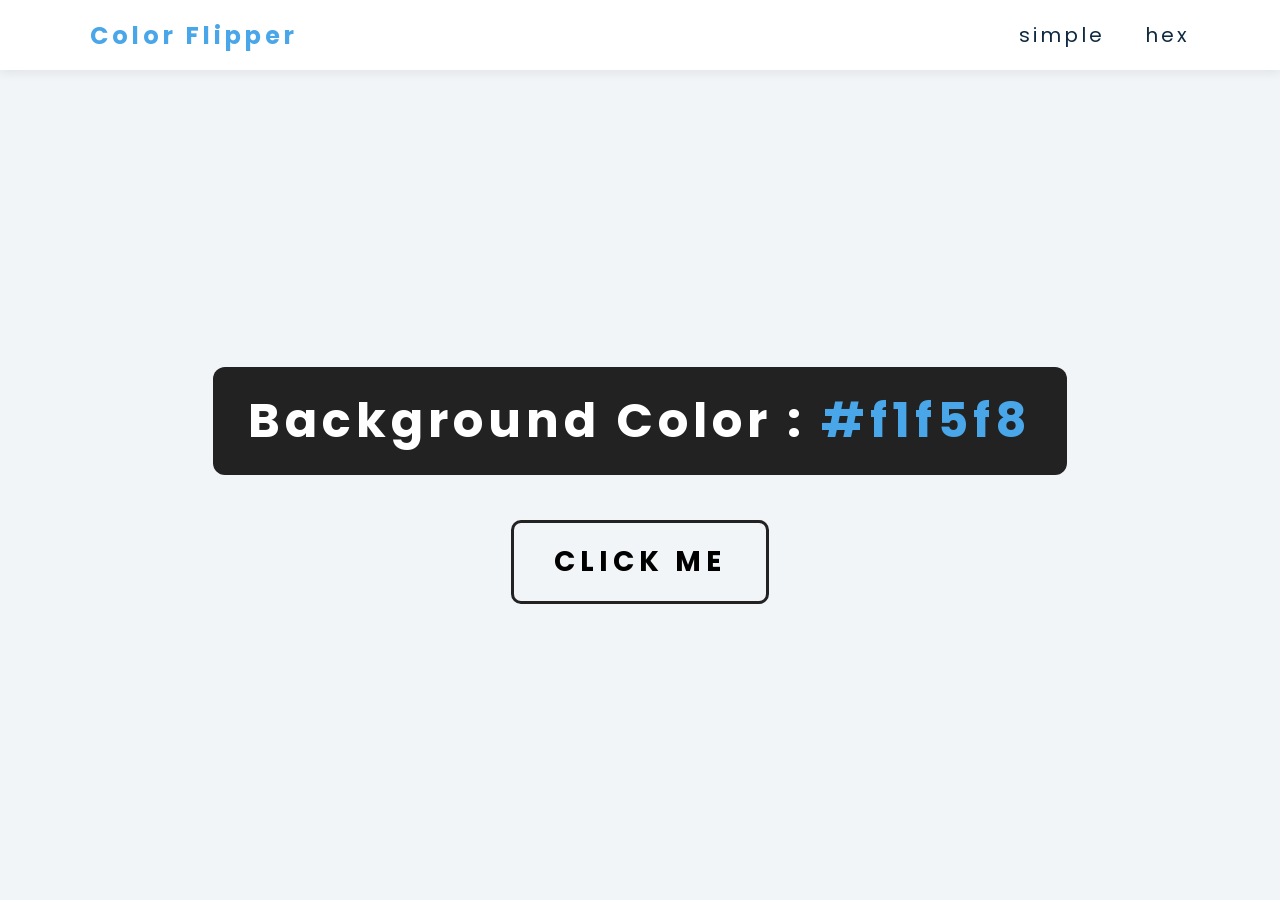
<file: colors-flipper/index.html>
<!DOCTYPE html>
<html lang="en">
<head>
    <meta charset="UTF-8">
    <meta name="viewport" content="width=device-width, initial-scale=1.0">
    <title>color flipper</title>
    <link rel="stylesheet" href="styles.css">
</head>
<body>
    <nav>
        <div class="nav-center">
            <h4>color flipper</h4>
            <ul>
                <li><a href="index.html">simple</a></li>
                <li><a href="hex.html">hex</a></li>
            </ul>
        </div>
    </nav>
    <main>
        <div class="backg">
            <h2>Background Color : <span class="color">#f1f5f8</span></h2>
            <button id="btn">CLICK ME</button>
        </div>
    </main>
    
</body>
    <script src="app.js"></script>
</html>
</file>
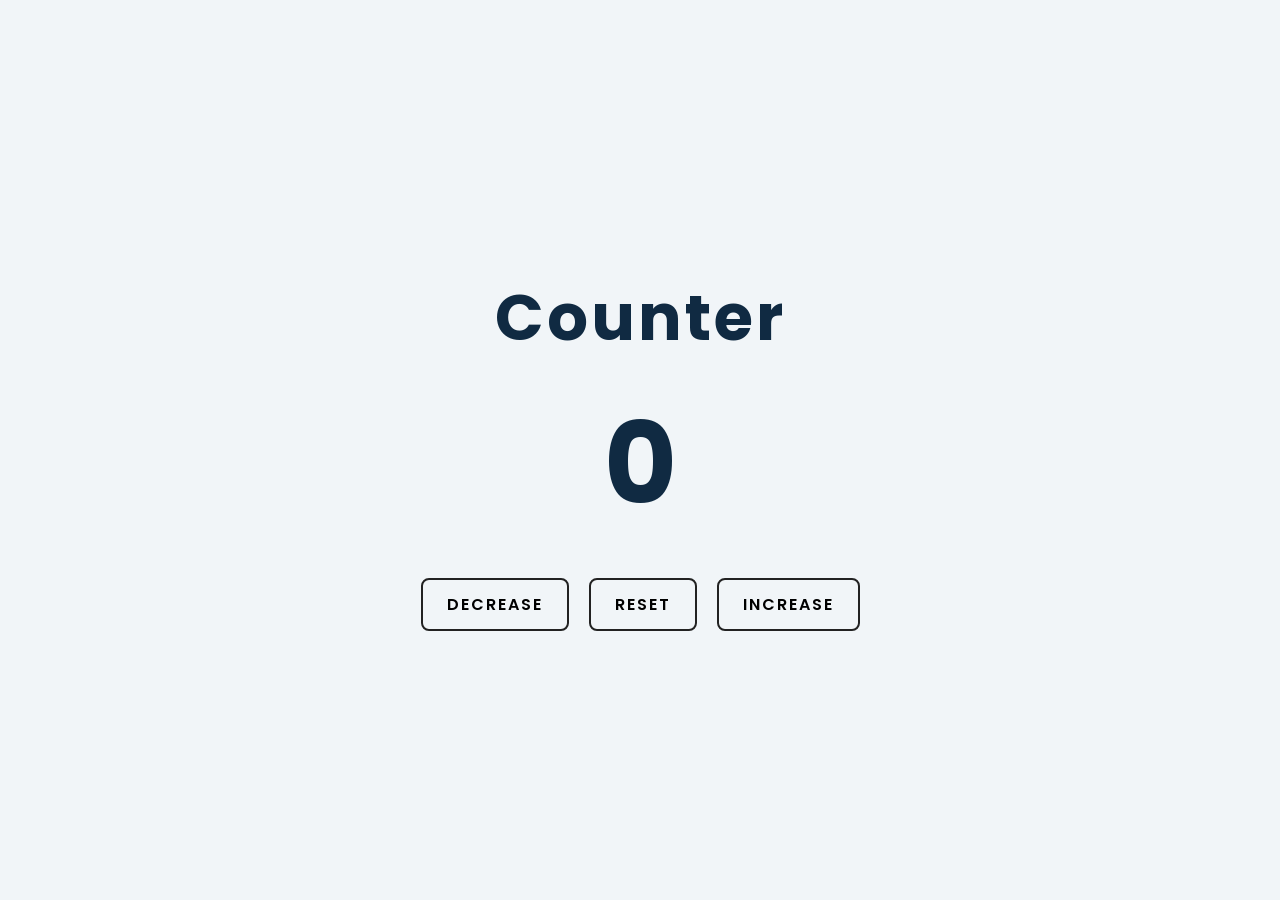
<file: counter/index.html>
<!DOCTYPE html>
<html lang="en">
<head>
    <meta charset="UTF-8">
    <meta name="viewport" content="width=device-width, initial-scale=1.0">
    <title>Counter</title>

    <link rel="stylesheet" href="styles.css">
</head>
<body>
    <main>
        <div class="container">
            <h1>Counter</h1>
            <span id="value">0</span>
            <div class="btn-container">
                <button class="btn decrease">DECREASE</button>
                <button class="btn reset">RESET</button>
                <button class="btn increase">INCREASE</button>
            </div>
        </div>
    </main>
</body>
        <script src="app.js"></script>
</html>
</file>
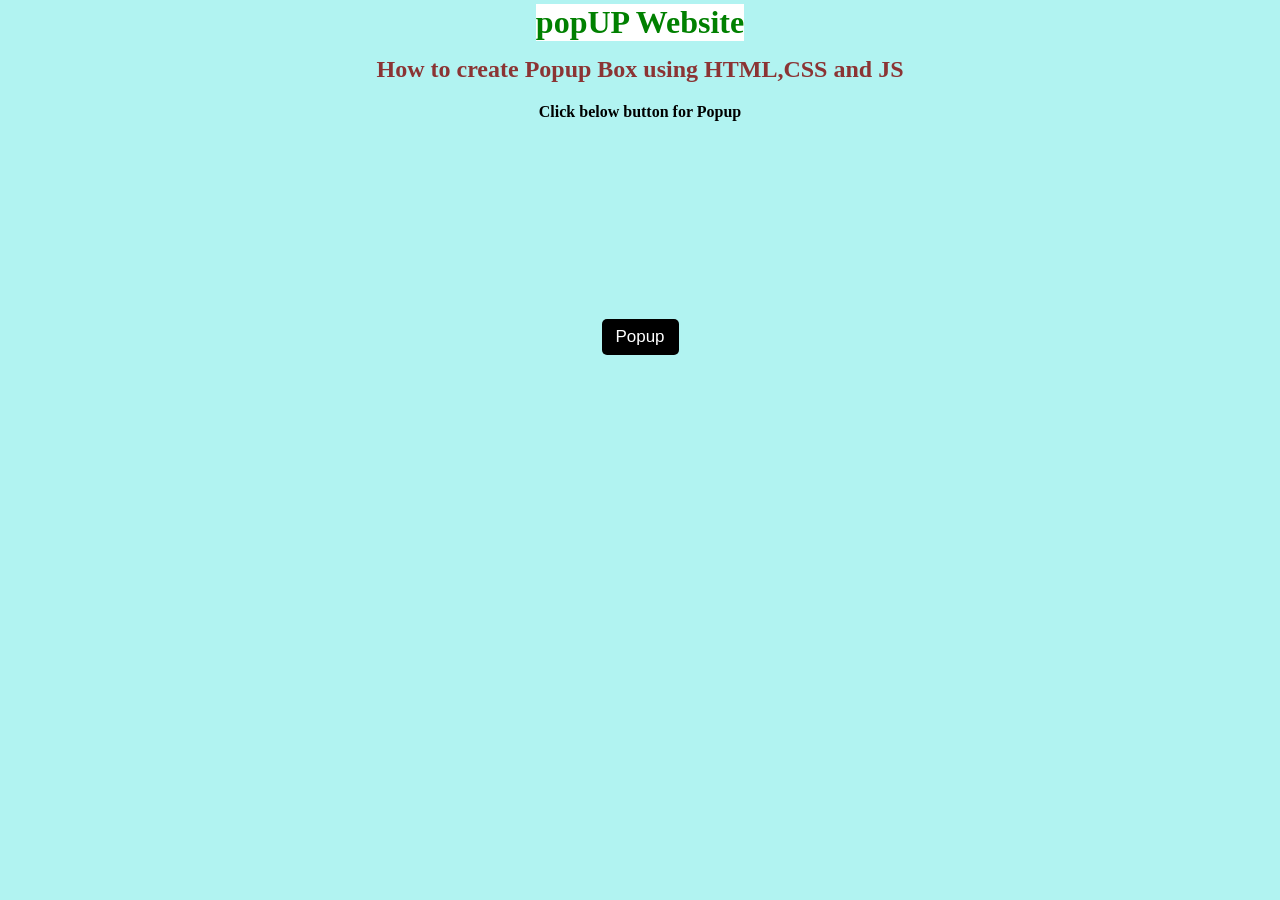
<file: popup/index.html>
<!DOCTYPE html>
<html lang="en">

<head>
    <meta charset="UTF-8" />
    <meta name="viewport" 
          content="width=device-width, initial-scale=1.0" />
    <link rel="stylesheet" 
          href=
"https://cdnjs.cloudflare.com/ajax/libs/font-awesome/5.15.3/css/all.min.css" />
    <link rel="stylesheet" href="styles.css" />
    <title>Document</title>
</head>

<body>
    <div class="heading">
        <h1>popUP Website</h1>
    </div>
    <h2>
          How to create Popup Box using 
          HTML,CSS and JS
      </h2>
    <p id="sub-p">
          Click below button for Popup
      </p>
    <div class="outer">
        <div class="popup">
            <i class="far fa-check-circle"></i>
            <h2>You have Subscribed</h2>
            <br />
            <button id="closebtn">Close</button>
        </div>
        <button id="showbtn">Popup</button>
    </div>
    <br />
    <script src="./script.js"></script>
</body>

</html>
</file>
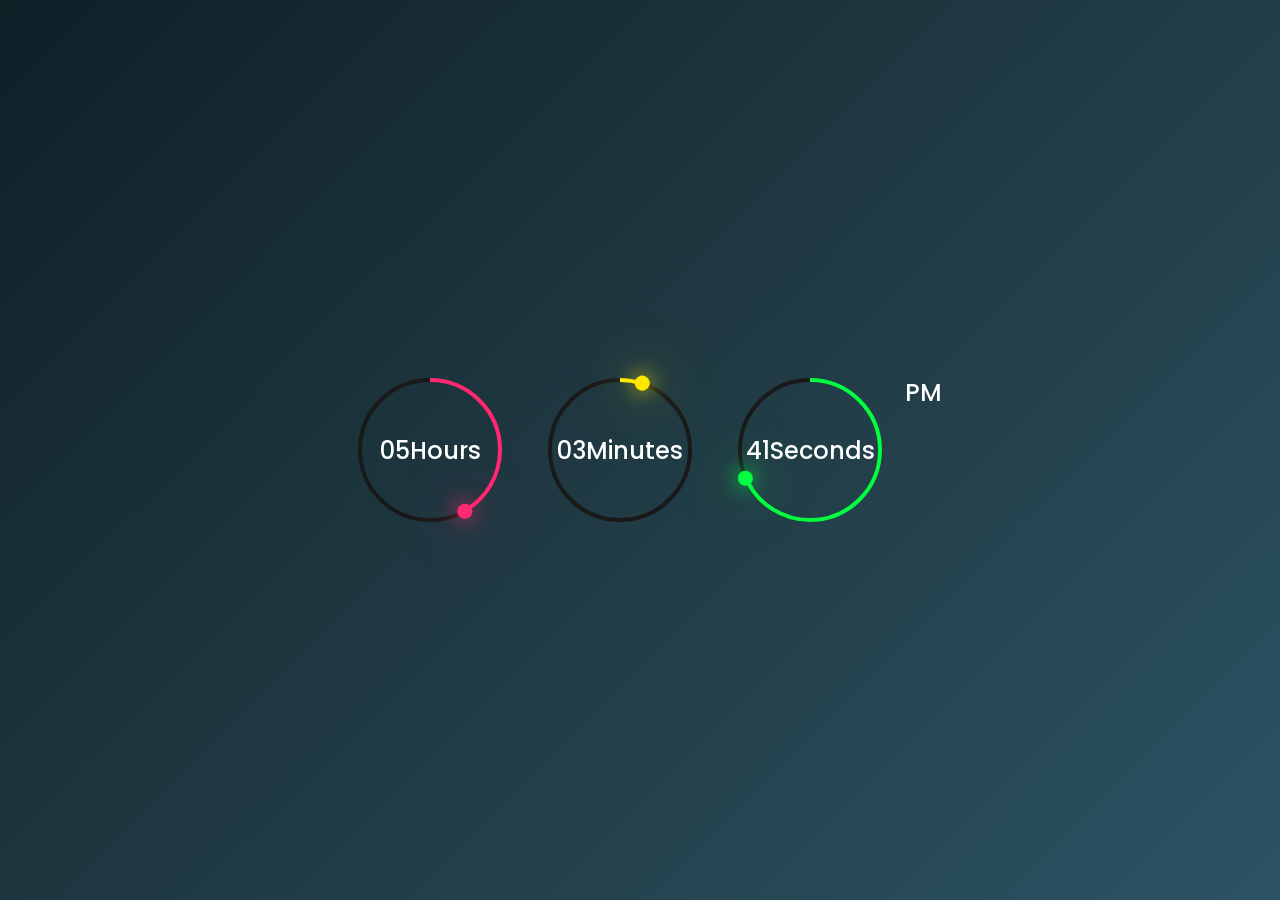
<file: project1/index.html>
<!DOCTYPE html>
<html lang="en">
<head>
    <meta charset="UTF-8">
    <meta http-equiv="X-UA-Compatible" content="IE=edge">
    <meta name="viewport" content="width=device-width, initial-scale=1.0">
    <title>Digital Clock</title>
    <link rel="stylesheet" href="style.css">
    <script type="text/javascript" src="script.js"></script>
</head>
<body>
  <div class="container">
    <div id="time">
      <div class="circle" style="--color: #ff2972">
        <div class="dots h_dot"></div>
        <svg>
          <circle cx="70" cy="70" r="70"></circle>
          <circle cx="70" cy="70" r="70" id="hh"></circle>
        </svg>
        <div id="hours">00</div>
      </div>
      <div class="circle" style="--color: #fee800">
        <div class="dots m_dot"></div>
        <svg>
          <circle cx="70" cy="70" r="70"></circle>
          <circle cx="70" cy="70" r="70" id="mm"></circle>
        </svg>
        <div id="minutes">00</div>
      </div>
      <div class="circle" style="--color: #04fc43">
        <div class="dots s_dot"></div>
        <svg>
          <circle cx="70" cy="70" r="70"></circle>
          <circle cx="70" cy="70" r="70" id="ss"></circle>
        </svg>
        <div id="seconds">00</div>
      </div>
      <div class="ap">
        <div id="ampm">AM</div>
      </div>
    </div>
  </div>
</body>
</html>
</file>
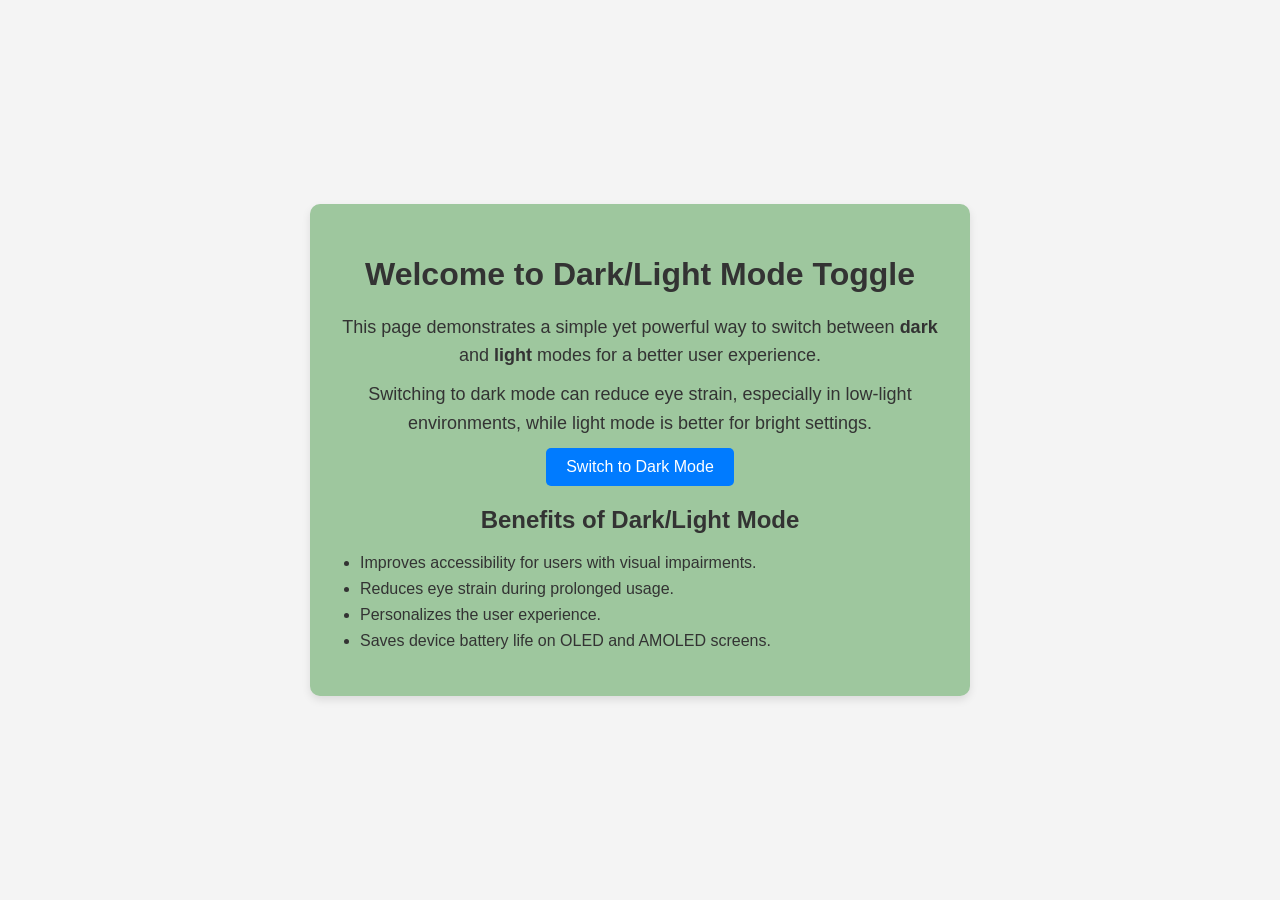
<file: Togglemode/index.html>
<!DOCTYPE html>
<html lang="en">
<head>
    <meta charset="UTF-8">
    <meta name="viewport" content="width=device-width, initial-scale=1.0">
    <title>Dark/Light Mode Toggle</title>

    <!-- External CSS -->
    <link rel="stylesheet" href="style.css">
</head>

<body class="light-mode">
    <div class="container" style="background-color : rgb(158, 199, 158)">
        <h1>Welcome to Dark/Light Mode Toggle</h1>

        <p>
            This page demonstrates a simple yet powerful way to switch between
            <strong>dark</strong> and
            <strong>light</strong> modes for a better user experience.
        </p>

        <p>
            Switching to dark mode can reduce eye strain, especially in low-light environments,
            while light mode is better for bright settings.
        </p>

        <button id="theme-toggle">Switch to Dark Mode</button>

        <h2>Benefits of Dark/Light Mode</h2>

        <ul>
            <li>Improves accessibility for users with visual impairments.</li>
            <li>Reduces eye strain during prolonged usage.</li>
            <li>Personalizes the user experience.</li>
            <li>Saves device battery life on OLED and AMOLED screens.</li>
        </ul>
    </div>

    <script src="script.js"></script>
</body>
</html>
</file>
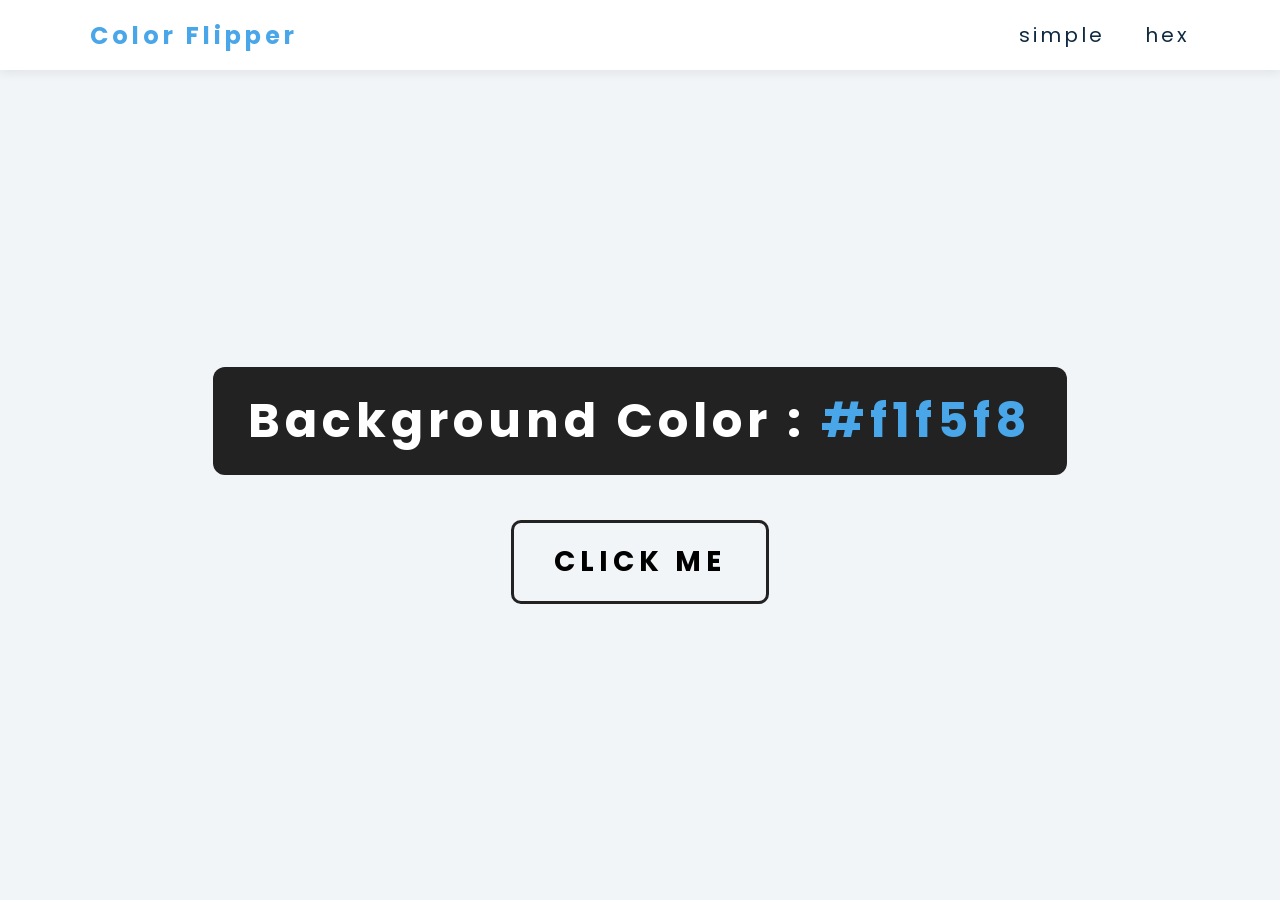
<file: colors-flipper/hex.html>
<!DOCTYPE html>
<html lang="en">
<head>
    <meta charset="UTF-8">
    <meta name="viewport" content="width=device-width, initial-scale=1.0">
    <title>color flipper</title>
    <link rel="stylesheet" href="styles.css">
</head>
<body>
    <nav>
        <div class="nav-center">
            <h4>color flipper</h4>
            <ul>
                <li><a href="index.html">simple</a></li>
                <li><a href="hex.html">hex</a></li>
            </ul>
        </div>
    </nav>
    <main>
        <div class="backg">
            <h2>Background Color : <span class="color">#f1f5f8</span></h2>
            <button id="btn">CLICK ME</button>
        </div>
    </main>
    
</body>
    <script src="hex.js"></script>
</html>
</file>
<file: colors-flipper/styles.css>
/* Google Font */
@import url('https://fonts.googleapis.com/css2?family=Poppins:wght@400;500;600;700;800&display=swap');

*{
    margin:0;
    padding:0;
    box-sizing:border-box;
    font-family:'Poppins',sans-serif;
}

body{
    background:#f1f5f8;
}

/* Navbar */

nav{
    background:#fff;
    height:70px;
    box-shadow:0 2px 10px rgba(76, 48, 48, 0.1);
}

.nav-center{
    width:90%;
    max-width:1100px;
    margin:auto;
    height:100%;
    display:flex;
    justify-content:space-between;
    align-items:center;
}

.nav-center h4{
    color:#49a6e9;
    text-transform:capitalize;
    letter-spacing:4px;
    font-size:24px;
}

.nav-center ul{
    display:flex;
    list-style:none;
    gap:40px;
}

.nav-center a{
    text-decoration:none;
    color:#102a42;
    font-size:20px;
    letter-spacing:3px;
    transition:.3s;
}

.nav-center a:hover{
    color:#49a6e9;
}


/* Main */

main{
    min-height:calc(100vh - 70px);
    display:flex;
    justify-content:center;
    align-items:center;
}

.backg{
    display:flex;
    flex-direction:column;
    align-items:center;
    gap:45px;
}

.backg h2{
    background:#222;
    color:#fff;
    padding:18px 35px;
    border-radius:12px;
    font-size:48px;
    font-weight:700;
    letter-spacing:5px;
    text-align:center;
}

.color{
    color:#49a6e9;
}

#btn{
    padding:18px 40px;
    font-size:28px;
    font-weight:700;
    letter-spacing:5px;
    border:3px solid #222;
    background:transparent;
    border-radius:10px;
    cursor:pointer;
    transition:.3s;
}

#btn:hover{
    background:#222;
    color:#fff;
}
</file>
<file: counter/styles.css>
/* Google Font */
@import url('https://fonts.googleapis.com/css2?family=Poppins:wght@400;500;600;700&display=swap');

*{
    margin:0;
    padding:0;
    box-sizing:border-box;
    font-family:'Poppins',sans-serif;
}

body{
    background:#f1f5f8;
}

main{
    min-height:100vh;
    display:flex;
    justify-content:center;
    align-items:center;
}

.container{
    text-align:center;
}

.container h1{
    font-size:4rem;
    color:#102a42;
    margin-bottom:15px;
    letter-spacing:3px;
}

#value{
    display:block;
    font-size:7rem;
    font-weight:700;
    color:#102a42;
    margin-bottom:30px;
}

.btn-container{
    display:flex;
    justify-content:center;
    gap:20px;
    flex-wrap:wrap;
}

.btn{
    padding:12px 24px;
    font-size:1rem;
    font-weight:600;
    letter-spacing:2px;
    background:transparent;
    border:2px solid #222;
    border-radius:8px;
    cursor:pointer;
    transition:0.3s ease;
}

.btn:hover{
    background:#222;
    color:#fff;
    transform:translateY(-3px);
}

.decrease:hover{
    background:#e63946;
    border-color:#e63946;
}

.reset:hover{
    background:#6c757d;
    border-color:#6c757d;
}

.increase:hover{
    background:#2a9d8f;
    border-color:#2a9d8f;
}
</file>
<file: popup/styles.css>
body {
    background-color: #09dbd450;
}

.outer {
    display: flex;
    justify-content: center;
    align-items: center;
    height: 400px;
}

.heading {
    display: flex;
    align-items: center;
    height: 28px;
    justify-content: center;
}

h1,
h2 {
    text-align: center;
}

h1 {
    color: green;
    background-color: white;
    display: inline;
}

h2 {
    color: rgb(139, 52, 52);
}

p {
    text-align: center;
    font-weight: bold;
}

.popup {
    background-color: #fafafa;
    width: 366px;
    height: 222px;
    border-radius: 26px;
    text-align: center;
    display: none;
    transition: all 0.5s ease;
    transition-duration: 1s;
}

#showbtn {
    margin: 200px auto;
}

#closebtn {
    margin-top: 3px;
}

.popup button {
    margin-top: 6px;
}

button {
    background-color: rgb(0, 0, 0);
    color: white;
    border-radius: 5px;
    height: 36px;
    width: 77px;
    border: none;
    transition-duration: 0.5s;
    font-size: 17px;
}

.far.fa-check-circle {
    color: blue;
    font-size: 37px;
    margin-top: 7px;
}

button:hover {
    background-color: rgb(113, 140, 139);
    color: white;
    /* transition-delay: 0.4s; */
}
</file>
<file: project1/style.css>
@import url('https://fonts.googleapis.com/css2?family=Poppins:wght@100;300;400;500;600;700;800;900&display=swap');
* {
  margin: 0;
  padding: 0;
  box-sizing: border-box;
  font-family: 'Poppins', sans-serif;
}
.container {
  width: 100%;
  min-height: 100vh;
  display: flex;
  justify-content: center;
  align-items: center;
  background: linear-gradient(135deg, #0f2027, #203a43, #2c5364);
}
#time {
  display: flex;
  gap: 40px;
  color: #fff;
}
#time .circle{
    position:relative;
    width: 150px;
    height: 150px;
    display: flex;
    justify-content: center;
    align-items: center;
}
#time .circle svg{
    position: relative;
    height: 150px;
    width: 150px;
    transform: rotate(270deg);
}
#time .circle svg circle {
  width: 100%;
  height: 100%;
  fill: transparent;
  stroke: #191919;
  stroke-width: 4px;
  transform: translate(5px, 5px);
}
#time .circle svg circle:nth-child(2) {
  stroke: var(--color);
  stroke-dasharray: 440;
}
#time div {
  position: absolute;
  text-align: center;
  font-size: 1.5rem;
  font-weight: 500;
}
#time div span {
  position: absolute;
  transform: translate(-50%, 0px);
  font-size: 0.5rem;
  font-weight: 300;
  letter-spacing: 0.1rem;
  text-transform: uppercase;
}
#time .ap {
  position: relative;
  font-size: 1rem;
  transform: translate(-20px);
}
.dots {
  position: absolute;
  width: 100%;
  height: 100%;
  display: flex;
  justify-content: center;
  z-index: 10;
}
.dots::before {
  content: '';
  position: absolute;
  top: -3px;
  width: 15px;
  height: 15px;
  background: var(--color);
  border-radius: 50%;
  box-shadow: 0 0 20px var(--color), 0 0 60px var(--color  );
}
</file>
<file: Togglemode/style.css>
body {
    font-family: Arial, sans-serif;
    margin: 0;
    padding: 0;
    display: flex;
    justify-content: center;
    align-items: center;
    height: 100vh;
    transition: background-color 0.3s, color 0.3s;
}

.container {
    text-align: center;
    padding: 30px;
    border-radius: 10px;
    box-shadow: 0 4px 8px rgba(0, 0, 0, 0.1);
    max-width: 600px;
    background-color: white;
}

button {
    padding: 10px 20px;
    font-size: 16px;
    border: none;
    border-radius: 5px;
    cursor: pointer;
    background-color: #007bff;
    color: white;
    transition: background-color 0.3s;
}

button:hover {
    background-color: #0056b3;
}

body.light-mode {
    background-color: #f4f4f4;
    color: #333;
}

body.dark-mode {
    background-color: #333;
    color: brown;
}

h1 {
    margin-bottom: 20px;
}

p {
    font-size: 18px;
    line-height: 1.6;
    margin: 10px 0;
}

ul {
    text-align: left;
    padding-left: 20px;
    margin-top: 20px;
}

li {
    margin: 8px 0;
}

a {
    color: #007bff;
    text-decoration: none;
}

a:hover {
    text-decoration: underline;
}
</file>
